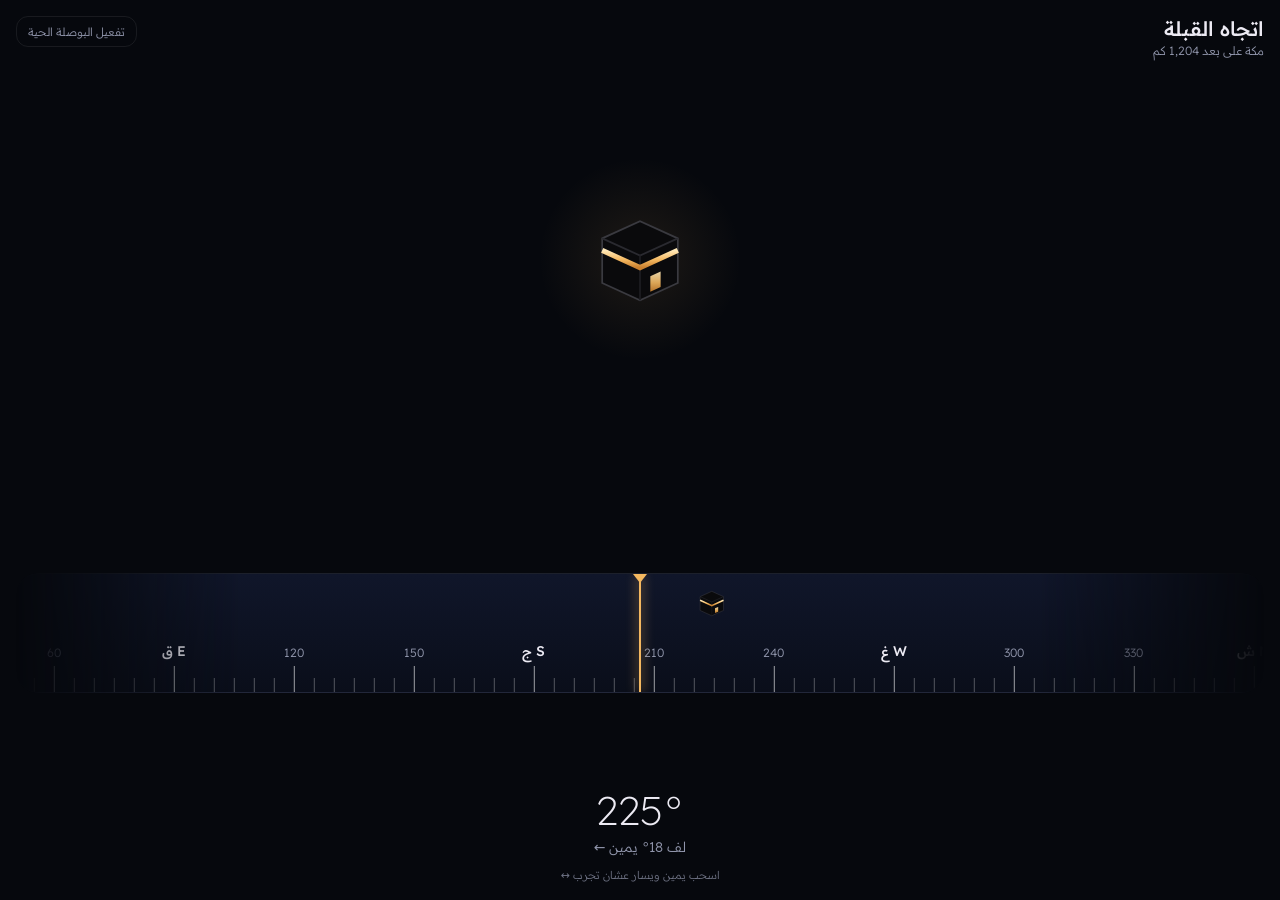
<file: qibla/index.html>
<!doctype html>
<html lang="ar" dir="rtl">
<head>
<meta charset="utf-8">
<meta name="viewport" content="width=device-width, initial-scale=1, viewport-fit=cover">
<title>كشكولي · بوصلة القبلة</title>
<link rel="preconnect" href="https://fonts.googleapis.com"><link rel="preconnect" href="https://fonts.gstatic.com" crossorigin>
<link href="https://fonts.googleapis.com/css2?family=Readex+Pro:wght@200;300;400;500;600&family=Amiri:wght@700&display=swap" rel="stylesheet">
<style>
:root{--bg:#06080D;--glass:rgba(14,17,27,.82);--text:#ECEAF3;--muted:#9095AB;--border:rgba(255,255,255,.075);--accent:#F4B860;--gold2:#FFE3A6;--cyan:#7FD1E8;--good:#7FC99A;
  --ease:cubic-bezier(.22,1,.36,1);--spring:cubic-bezier(.3,1.35,.5,1)}
*{box-sizing:border-box;margin:0;padding:0;-webkit-tap-highlight-color:transparent}
html,body{min-height:100%;background:#0E1018;color:var(--text);font-family:"Readex Pro",system-ui,sans-serif;font-weight:300}
button{font:inherit;color:inherit;background:none;border:0;cursor:pointer}
svg{display:block}
.wrap{display:grid;grid-template-columns:minmax(0,1fr) auto;gap:56px;align-items:center;max-width:1180px;margin:0 auto;padding:30px 40px;min-height:100vh}
header small{font-size:12px;color:var(--muted)}
header h1{font-size:34px;font-weight:500;margin-top:6px}
header p{color:var(--muted);margin-top:10px;line-height:1.8;max-width:470px;font-size:14px}
.pick{display:flex;flex-wrap:wrap;gap:6px;margin-top:22px}
.pick button{flex:0 0 calc(33.333% - 4px);background:rgba(255,255,255,.04);border:1px solid var(--border);border-radius:14px;padding:11px 12px;text-align:right;transition:background .2s,border-color .2s}
.pick button.on{background:rgba(244,184,96,.12);border-color:rgba(244,184,96,.5)}
.pick b{display:block;font-weight:500;font-size:14px}.pick span{font-size:11.5px;color:var(--muted)}
.info{margin-top:20px;min-height:170px}
.info h2{font-size:21px;font-weight:500}.info .tag{font-size:13px;color:var(--accent);margin-top:4px}
.info dl{display:grid;grid-template-columns:62px 1fr;gap:8px 14px;margin-top:14px;font-size:13.5px;line-height:1.75}.info dt{color:var(--muted)}
.nav9{display:flex;align-items:center;justify-content:center;gap:14px;margin-bottom:12px}
.nav9 button{width:44px;height:44px;border-radius:50%;background:rgba(255,255,255,.06);border:1px solid var(--border);display:grid;place-items:center}
.nav9 button:active{transform:scale(.92)}.nav9 svg{width:20px;height:20px}
.nav9 .ct{min-width:150px;text-align:center;font-size:14px}.nav9 .ct b{font-weight:500}.nav9 .ct small{display:block;color:var(--muted);font-size:11.5px}
.dots{display:flex;justify-content:center;gap:5px;margin-top:12px}
.dots i{width:6px;height:6px;border-radius:3px;background:rgba(255,255,255,.18);transition:width .3s var(--ease),background .3s;cursor:pointer}.dots i.on{width:20px;background:var(--accent)}
.phone{width:380px;height:760px;border-radius:52px;background:#000;padding:11px;box-shadow:0 40px 80px -30px rgba(0,0,0,.8),inset 0 0 0 1.5px #2a2a2a}
.scr{position:relative;width:100%;height:100%;border-radius:42px;overflow:hidden;background:var(--bg)}
.isl{position:absolute;top:10px;left:50%;transform:translateX(-50%);width:108px;height:31px;border-radius:20px;background:#000;z-index:50}
@media (max-width:900px){.wrap{grid-template-columns:1fr;gap:14px;padding:18px 16px}.pick{display:none}.phone{width:100%;height:78vh;padding:0;border-radius:26px;background:none;box-shadow:none}.scr{border-radius:26px}.isl{display:none}.stage{order:2}.info{min-height:0}}

/* ===== هيكل مشترك داخل الجوال ===== */
.d{position:absolute;inset:0;display:none;flex-direction:column;align-items:center;padding:62px 18px 22px;touch-action:none;user-select:none;-webkit-user-select:none}
.d.on{display:flex}
.d .ttl{align-self:stretch;display:flex;justify-content:space-between;align-items:flex-start}
.d .ttl b{font-size:20px;font-weight:500}.d .ttl small{display:block;color:var(--muted);font-size:12px;margin-top:2px}
.d .live{font-size:11.5px;padding:7px 11px;border-radius:12px;border:1px solid var(--border);color:var(--muted)}
.d .live.on{color:var(--good);border-color:rgba(127,201,154,.5)}
.d .stg{flex:1;width:100%;display:grid;place-items:center;position:relative}
.d .rd{text-align:center;margin-top:6px}
.d .rd .deg{font-size:40px;font-weight:200;font-variant-numeric:tabular-nums;line-height:1}
.d .rd .msg{font-size:14px;margin-top:8px;color:var(--muted);transition:color .25s;min-height:20px}
.d.ok .rd .msg{color:var(--accent);font-weight:500}
.d .hint{font-size:11px;color:var(--muted);margin-top:10px;opacity:.75}
.kaaba{width:100%;height:100%}

/* ١. شريط الاتجاه */
.tape{position:relative;width:100%;height:120px;overflow:hidden;border-radius:22px;background:linear-gradient(180deg,#10162A,#0A0E1A);border:1px solid var(--border);
  -webkit-mask:linear-gradient(90deg,transparent,#000 18%,#000 82%,transparent);mask:linear-gradient(90deg,transparent,#000 18%,#000 82%,transparent)}
.tape .strip{position:absolute;top:0;bottom:0;left:50%;width:0;direction:ltr}
.tape .tk{position:absolute;bottom:0;width:1px;background:rgba(255,255,255,.3);height:14px}
.tape .tk.m{height:26px;background:rgba(255,255,255,.6)}
.tape .lb{position:absolute;bottom:32px;transform:translateX(-50%);font-size:12px;color:var(--muted);white-space:nowrap}
.tape .lb.c{color:var(--text);font-weight:500;font-size:14px}
.tape .kb{position:absolute;top:12px;width:34px;height:34px;transform:translateX(-50%)}
.tape .ctr{position:absolute;left:50%;top:0;bottom:0;width:2px;margin-left:-1px;background:var(--accent);box-shadow:0 0 12px var(--accent)}
.tape .ctr::before{content:"";position:absolute;top:0;left:-6px;border:7px solid transparent;border-top:9px solid var(--accent)}
.d1 .big{width:220px;height:220px;border-radius:50%;margin-bottom:22px;display:grid;place-items:center;background:radial-gradient(circle,rgba(244,184,96,.10),transparent 65%);transition:background .4s}
.d1.ok .big{background:radial-gradient(circle,rgba(244,184,96,.35),transparent 65%)}
.d1 .big svg{width:110px;height:110px;transition:transform .5s var(--spring)}
.d1.ok .big svg{transform:scale(1.12)}

/* ٢. المحراب */
.mih{position:relative;width:290px;height:400px}
.mih .arch{position:absolute;inset:0}
.mih .glow{position:absolute;inset:0;clip-path:url(#mihClip);background:linear-gradient(to top,rgba(244,184,96,.55),rgba(244,184,96,0) 70%);transform:translateY(100%);transition:transform 1s var(--ease)}
.d2.ok .mih .glow{transform:none}
.mih .pat{position:absolute;left:50%;top:58%;width:230px;height:230px;margin:-115px 0 0 -115px}
.mih .lamp{position:absolute;left:50%;top:58%;width:0;height:0}
.mih .lamp svg{position:absolute;left:-18px;top:-105px;width:36px;height:120px;filter:drop-shadow(0 0 10px rgba(244,184,96,.7))}

/* ٣. النجمة الثمانية */
.st8{width:300px;height:300px}

/* ٤. الطواف */
.orb{width:310px;height:310px}

/* ٥. النحاس */
.brass{position:relative;width:300px;height:300px;border-radius:50%;
  background:conic-gradient(from 20deg,#6B4A1E,#E7C27A,#8A5F25,#F1D59A,#7A5420,#D9AE62,#6B4A1E);padding:14px;box-shadow:0 30px 50px -20px #000,inset 0 2px 3px rgba(255,255,255,.5)}
.brass .face{position:relative;width:100%;height:100%;border-radius:50%;background:radial-gradient(circle at 40% 35%,#F7EBD3,#E2CFA8 60%,#C9B286);box-shadow:inset 0 6px 18px rgba(0,0,0,.45)}
.brass .face svg{position:absolute;inset:0;width:100%;height:100%}
.brass .glass{position:absolute;inset:14px;border-radius:50%;background:linear-gradient(135deg,rgba(255,255,255,.35),transparent 40%,transparent 70%,rgba(255,255,255,.08));pointer-events:none}

/* ٦. الرادار */
.rdr{width:310px;height:310px}

/* ٧. السهم ثلاثي الأبعاد */
.p3{width:320px;height:320px;perspective:700px}
.p3 .plane{position:relative;width:100%;height:100%;transform:rotateX(58deg);transform-style:preserve-3d}
.p3 .disc{position:absolute;inset:0;border-radius:50%;background:radial-gradient(circle,#18203A,#0B0F1C 70%);border:1px solid rgba(244,184,96,.3);box-shadow:0 0 60px rgba(244,184,96,.12)}
.p3 .disc svg{width:100%;height:100%}
.p3 .arrow3{position:absolute;left:50%;top:50%;width:0;height:0;transform-style:preserve-3d}
.p3 .arrow3 .a{position:absolute;left:-26px;top:-120px;width:52px;height:120px;transform-origin:50% 100%;transform:rotateX(-58deg) translateZ(0);filter:drop-shadow(0 18px 8px rgba(0,0,0,.6))}
.p3 .shadow{position:absolute;left:50%;top:50%;width:40px;height:110px;margin:-110px 0 0 -20px;background:radial-gradient(ellipse at 50% 100%,rgba(0,0,0,.6),transparent 70%);transform-origin:50% 100%}

/* ٨. الحلقة الذهبية */
.gr{width:300px;height:300px}
.gr .arc{transition:stroke .3s}
.d8 .rd .msg{visibility:hidden}.d8.ok .rd .msg{visibility:visible}

/* ٩. الضوء */
.beam{position:relative;width:100%;height:440px;overflow:hidden;border-radius:26px;background:radial-gradient(120% 80% at 50% 100%,#0D1222,#05070C)}
.beam .cone{position:absolute;left:50%;bottom:30px;width:0;height:0}
.beam .cone i{position:absolute;left:-160px;bottom:0;width:320px;height:420px;background:conic-gradient(from -14deg at 50% 100%,rgba(255,228,170,0) 0deg,rgba(255,228,170,.32) 14deg,rgba(255,228,170,0) 28deg,transparent 28deg);-webkit-mask:linear-gradient(to top,#000 40%,transparent);mask:linear-gradient(to top,#000 40%,transparent);filter:blur(2px)}
.beam .kb9{position:absolute;width:64px;height:64px;margin:-32px;transition:filter .3s,opacity .3s}
.beam .stars i{position:absolute;width:2px;height:2px;border-radius:50%;background:#fff;opacity:.4}
.beam .me{position:absolute;left:50%;bottom:22px;width:16px;height:16px;margin-left:-8px;border-radius:50%;background:var(--accent);box-shadow:0 0 16px var(--accent)}
@media (prefers-reduced-motion:reduce){*,*::before,*::after{transition-duration:.01ms!important;animation-duration:.01ms!important}}

/* وضع التطبيق: بدون صفحة العرض */
html,body{background:#06080D !important; overflow:hidden; height:100%;}
.wrap{display:block !important; padding:0 !important; min-height:0 !important; max-width:none !important;}
.wrap > div:first-child, .nav9, .dots, .isl{display:none !important;}
.stage{width:100%;}
.phone{width:100% !important; height:100vh !important; padding:0 !important; border-radius:0 !important; background:none !important; box-shadow:none !important;}
.scr{border-radius:0 !important;}
.d{padding:16px 16px 18px !important;}
</style>
<link rel="stylesheet" href="qibla-more.css">
</head>
<body>
<div class="wrap">
  <div>
    <header><small>كشكولي · قسم الصلاة</small><h1>14 تصميم لبوصلة القبلة</h1>
      <p>كلها تشتغل: <b>اسحب يمين ويسار</b> داخل الجوال كأنك تلف بجوالك، ولما توصل لاتجاه القبلة يتغير الشكل ويهتز الجوال. على الجوال الحقيقي تقدر تفعّل البوصلة الحية.</p></header>
    <div class="pick" id="pick"></div>
    <div class="info" id="info"></div>
  </div>
  <div class="stage">
    <div class="nav9"><button id="pv" aria-label="السابق"><svg viewBox="0 0 24 24" fill="none" stroke="currentColor" stroke-width="2" stroke-linecap="round"><path d="M9 6l6 6-6 6"/></svg></button><div class="ct" id="ct"></div><button id="nx" aria-label="التالي"><svg viewBox="0 0 24 24" fill="none" stroke="currentColor" stroke-width="2" stroke-linecap="round"><path d="M15 6l-6 6 6 6"/></svg></button></div>
    <div class="phone"><div class="scr" id="scr"><span class="isl"></span></div></div>
    <div class="dots" id="dots"></div>
  </div>
</div>
<svg width="0" height="0" style="position:absolute"><defs>
  <clipPath id="mihClip" clipPathUnits="objectBoundingBox"><path d="M.08 1 V.42 C.08 .2 .3 .06 .5 0 C.7 .06 .92 .2 .92 .42 V1 Z"/></clipPath>
  <linearGradient id="gGold" x1="0" y1="0" x2="0" y2="1"><stop offset="0" stop-color="#FFE9B8"/><stop offset=".55" stop-color="#F4B860"/><stop offset="1" stop-color="#C9802F"/></linearGradient>
  <symbol id="kaaba" viewBox="0 0 64 64"><path d="M10 20 L32 10 L54 20 V46 L32 56 L10 46 Z" fill="#0A0A0C" stroke="#3A3A40" stroke-width="1"/><path d="M10 20 L32 30 L54 20" fill="none" stroke="#2A2A30"/><path d="M32 30 V56" stroke="#1E1E22"/>
    <path d="M10 27 L32 37 L54 27" fill="none" stroke="url(#gGold)" stroke-width="3"/><path d="M38 42 v9 l6 -2.7 v-9z" fill="url(#gGold)" opacity=".9"/></symbol>
</defs></svg>

<script>
/* ===== الحسابات ===== */
const LOC = (() => { try{ const s = JSON.parse(localStorage.getItem('rihala_loc') || 'null'); if(s && s.lat) return s; }catch(e){} return {lat:29.3759, lng:47.9774}; })(), MECCA = {lat:21.4225, lng:39.8262};
const R = Math.PI / 180;
const Q = (() => { const f1 = LOC.lat * R, f2 = MECCA.lat * R, dl = (MECCA.lng - LOC.lng) * R; return (Math.atan2(Math.sin(dl), Math.cos(f1) * Math.tan(f2) - Math.sin(f1) * Math.cos(dl)) / R + 360) % 360; })();
const DIST = (() => { const a = Math.sin((MECCA.lat - LOC.lat) * R / 2) ** 2 + Math.cos(LOC.lat * R) * Math.cos(MECCA.lat * R) * Math.sin((MECCA.lng - LOC.lng) * R / 2) ** 2; return Math.round(6371 * 2 * Math.atan2(Math.sqrt(a), Math.sqrt(1 - a))); })();
const RM = matchMedia('(prefers-reduced-motion: reduce)').matches;
const norm = a => ((a % 360) + 360) % 360;
const diffOf = h => ((Q - h + 540) % 360) - 180;          // + = لف يمين
const KB = (cls, st) => '<svg class="' + (cls || '') + '" ' + (st || '') + ' viewBox="0 0 64 64"><use href="#kaaba"/></svg>';
const msgOf = d => Math.abs(d) < 3 ? 'متجه للقبلة ✓' : 'لف ' + Math.round(Math.abs(d)) + '° ' + (d > 0 ? 'يمين ←' : '→ يسار');
const DIRS = [['ش','N',0],['ق','E',90],['ج','S',180],['غ','W',270]];

/* ===== التصاميم ===== */
const D = [];
function add(def){ D.push(def); }

/* ١ شريط الاتجاه */
add({n:'شريط الاتجاه', s:'مثل طيارات الكابتن', tag:'الأبسط والأوضح', idea:'بدل الدائرة، شريط درجات يتحرك قدامك مثل شاشة الطيارة، والكعبة مرسومة على مكانها بالشريط. فوقه كعبة كبيرة تضوي لما توصل.', ux:'تعرف فوراً كم باقي ووين تلف، بدون ما تفكر بالدائرة والزوايا.', motion:'الشريط ينزلق بنعومة مع حركتك، والكعبة تكبر ويطلع حولها توهج لما تتطابق.',
  html:'<div class="big">' + KB() + '</div><div class="tape"><div class="strip"></div><div class="ctr"></div></div>',
  init(el){ const st = el.querySelector('.strip'); let h = ''; for(let a = -720; a <= 720; a += 5){ const d = norm(a), m = d % 30 === 0, lb = DIRS.find(x => x[2] === d);
      h += '<i class="tk' + (m ? ' m' : '') + '" style="left:' + (a * 4) + 'px"></i>' + (m ? '<span class="lb' + (lb ? ' c' : '') + '" style="left:' + (a * 4) + 'px">' + (lb ? lb[0] + ' ' + lb[1] : d) + '</span>' : ''); }
    for(let k = -2; k <= 2; k++) h += '<span class="kb" style="left:' + ((Q + k * 360) * 4) + 'px">' + KB() + '</span>'; st.innerHTML = h; },
  draw(el, h){ el.querySelector('.strip').style.transform = 'translateX(' + (-h * 4) + 'px)'; }});

/* ٢ المحراب */
add({n:'المحراب', s:'إطار محراب ومصباح', tag:'الأجمل روحانياً', idea:'البوصلة داخل شكل محراب، وفيها نقش هندسي إسلامي يلف معك، والمؤشر مصباح ذهبي معلّق.', ux:'شكل مألوف ومريح للعين، والمصباح دايماً يأشر للقبلة.', motion:'لما تتطابق، المحراب يتعبى نور ذهبي من تحت لفوق مثل شروق هادي.',
  html:'<div class="mih"><svg class="arch" viewBox="0 0 290 400"><path d="M23 400 V168 C23 80 87 24 145 0 C203 24 267 80 267 168 V400" fill="rgba(255,255,255,.02)" stroke="rgba(244,184,96,.55)" stroke-width="1.5"/><path d="M41 400 V172 C41 96 97 48 145 26 C193 48 249 96 249 172 V400" fill="none" stroke="rgba(244,184,96,.2)"/></svg><div class="glow"></div><svg class="pat" viewBox="0 0 230 230"></svg><div class="lamp"><svg viewBox="0 0 36 120"><path d="M18 0 V40" stroke="rgba(244,184,96,.6)"/><path d="M8 44 h20 l-3 26 q-7 8 -14 0 z" fill="url(#gGold)"/><path d="M12 72 h12 l-6 10z" fill="#C9802F"/><circle cx="18" cy="58" r="4" fill="#FFF6DD"/></svg></div></div>',
  init(el){ let p = '<g class="rot"><circle cx="115" cy="115" r="112" fill="none" stroke="rgba(244,184,96,.25)"/>';
    for(let i = 0; i < 8; i++) p += '<rect x="65" y="65" width="100" height="100" fill="none" stroke="rgba(244,184,96,.16)" transform="rotate(' + (i * 11.25) + ' 115 115)"/>';
    for(let a = 0; a < 360; a += 10) p += '<line x1="115" y1="5" x2="115" y2="' + (a % 90 ? 11 : 18) + '" stroke="rgba(236,234,243,' + (a % 90 ? .3 : .8) + ')" transform="rotate(' + a + ' 115 115)"/>';
    DIRS.forEach(([ar, en, a]) => p += '<text x="115" y="34" text-anchor="middle" font-size="13" fill="' + (a ? '#ECEAF3' : '#F4B860') + '" font-family="Readex Pro" transform="rotate(' + a + ' 115 115)">' + ar + ' ' + en + '</text>');
    p += '<g transform="rotate(' + Q + ' 115 115)"><use href="#kaaba" x="99" y="40" width="32" height="32"/></g></g>'; el.querySelector('.pat').innerHTML = p; },
  draw(el, h){ el.querySelector('.pat .rot').setAttribute('transform', 'rotate(' + (-h) + ' 115 115)'); el.querySelector('.lamp svg').style.transform = 'rotate(' + diffOf(h) * 0 + 'deg)'; }});

/* ٣ النجمة الثمانية */
add({n:'النجمة الثمانية', s:'نجمة إسلامية بدل الإبرة', tag:'الأكثر هوية', idea:'وجه البوصلة نجمة ثمانية (ربع الحزب) بخطوط ذهبية رفيعة، والكعبة على حلقة الدرجات. فوق علامة ثابتة تطابق عليها الكعبة.', ux:'ما فيه إبرة تلخبطك: بس خل الكعبة توصل للعلامة الذهبية فوق.', motion:'النجمة تلف كقطعة وحدة بثقل، ولما تتطابق ترتسم خطوطها بالذهبي.',
  html:'<svg class="st8" viewBox="0 0 300 300"></svg>',
  init(el){ const c = 150; let s = '<path d="M' + c + ' 6 l-8 -12 h16z" transform="translate(0,12)" fill="#F4B860"/><g class="rot"><circle cx="150" cy="150" r="138" fill="#0C1020" stroke="rgba(255,255,255,.1)"/>';
    for(let a = 0; a < 360; a += 5) s += '<line x1="150" y1="16" x2="150" y2="' + (a % 30 ? 22 : 28) + '" stroke="rgba(236,234,243,' + (a % 30 ? .25 : .7) + ')" transform="rotate(' + a + ' 150 150)"/>';
    for(let a = 30; a < 360; a += 30) if(a % 90) s += '<text x="150" y="44" text-anchor="middle" font-size="10" fill="rgba(236,234,243,.45)" font-family="Readex Pro" transform="rotate(' + a + ' 150 150)">' + a + '</text>';
    DIRS.forEach(([ar, en, a]) => s += '<text x="150" y="46" text-anchor="middle" font-size="12.5" font-weight="500" fill="' + (a ? '#ECEAF3' : '#F4B860') + '" font-family="Readex Pro" transform="rotate(' + a + ' 150 150)">' + ar + ' ' + en + '</text>');
    s += '<g class="star"><rect x="85" y="85" width="130" height="130" fill="none" stroke="rgba(244,184,96,.5)" stroke-width="1.4"/><rect x="85" y="85" width="130" height="130" fill="none" stroke="rgba(244,184,96,.5)" stroke-width="1.4" transform="rotate(45 150 150)"/><circle cx="150" cy="150" r="46" fill="none" stroke="rgba(244,184,96,.35)"/><circle cx="150" cy="150" r="5" fill="#F4B860"/></g>';
    s += '<g transform="rotate(' + Q + ' 150 150)"><line x1="150" y1="104" x2="150" y2="70" stroke="#F4B860" stroke-width="1.5" stroke-dasharray="3 3"/><use href="#kaaba" x="133" y="52" width="34" height="34"/></g></g>';
    el.querySelector('.st8').innerHTML = s; },
  draw(el, h, ok){ el.querySelector('.st8 .rot').setAttribute('transform', 'rotate(' + (-h) + ' 150 150)'); el.querySelectorAll('.star rect').forEach(r => r.setAttribute('stroke', ok ? '#FFE3A6' : 'rgba(244,184,96,.5)')); }});

/* ٤ الطواف */
add({n:'الطواف', s:'الكعبة بالنص وأنت تدور', tag:'الأكثر إبداعاً', idea:'الكعبة بالنص، وحولها حلقات تدور بهدوء عكس عقارب الساعة مثل الطواف. أنت نقطة ذهبية، وشعاع يطلع منك باتجاه جوالك.', ux:'بدل ما تفكر بالدرجات، تشوف نفسك بالنسبة للكعبة. لما يوصل الشعاع للكعبة، أنت متجه صح.', motion:'حلقات الطواف تدور ببطء دايماً، والشعاع يتوهج ويتصل بالكعبة لما تتطابق.',
  html:'<svg class="orb" viewBox="0 0 310 310"><g class="rings"><circle cx="155" cy="155" r="70" fill="none" stroke="rgba(244,184,96,.22)" stroke-dasharray="2 7"/><circle cx="155" cy="155" r="98" fill="none" stroke="rgba(244,184,96,.14)" stroke-dasharray="1 9"/><circle cx="155" cy="155" r="126" fill="none" stroke="rgba(244,184,96,.08)" stroke-dasharray="1 11"/></g><use href="#kaaba" x="125" y="125" width="60" height="60"/><g class="me"><line class="ray" x1="155" y1="290" x2="155" y2="190" stroke="#F4B860" stroke-width="2" stroke-linecap="round" stroke-dasharray="4 6"/><circle cx="155" cy="290" r="9" fill="#F4B860"/></g></svg>',
  init(el){ const g = el.querySelector('.rings'); if(!RM) g.animate([{transform:'rotate(0deg)'},{transform:'rotate(-360deg)'}], {duration:40000, iterations:Infinity}); g.style.transformOrigin = '155px 155px'; },
  draw(el, h, ok){ const d = diffOf(h); el.querySelector('.me').setAttribute('transform', 'rotate(' + d + ' 155 155)'); const ray = el.querySelector('.ray');
    ray.setAttribute('stroke-dasharray', ok ? '0' : '4 6'); ray.setAttribute('y2', ok ? 186 : 200); ray.style.filter = ok ? 'drop-shadow(0 0 6px #F4B860)' : 'none'; }});

/* ٥ النحاس */
add({n:'البوصلة النحاسية', s:'آلة كلاسيكية فخمة', tag:'الأفخم', idea:'بوصلة نحاس حقيقية: إطار معدني لامع، ووجه ورقي قديم بنقوش محفورة، وإبرة ذهبية وحمرا، وزجاج يعكس الضو.', ux:'شكل يعرفه الكل من أول نظرة، والإبرة الذهبية تأشر للقبلة على طول.', motion:'الإبرة تتمايل وترتد بثقل مثل إبرة حقيقية بالزيت.',
  html:'<div class="brass"><div class="face"><svg viewBox="0 0 272 272"></svg></div><div class="glass"></div></div>',
  init(el){ const c = 136; let s = '<g class="rot">';
    for(let a = 0; a < 360; a += 2) s += '<line x1="136" y1="8" x2="136" y2="' + (a % 10 ? 13 : a % 30 ? 17 : 22) + '" stroke="#5A3D17" stroke-width="' + (a % 30 ? .7 : 1.4) + '" transform="rotate(' + a + ' 136 136)"/>';
    for(let a = 30; a < 360; a += 30) if(a % 90) s += '<text x="136" y="36" text-anchor="middle" font-size="10" fill="#6E4C1E" font-family="Readex Pro" transform="rotate(' + a + ' 136 136)">' + a + '</text>';
    DIRS.forEach(([ar, en, a]) => s += '<text x="136" y="44" text-anchor="middle" font-size="18" font-family="Amiri" fill="' + (a ? '#3A2A12' : '#9C2B1E') + '" transform="rotate(' + a + ' 136 136)">' + ar + '</text>');
    s += '<path d="M136 56 L148 136 L136 216 L124 136Z" fill="none" stroke="#B8955A" stroke-width=".8"/><path d="M56 136 L136 124 L216 136 L136 148Z" fill="none" stroke="#B8955A" stroke-width=".8"/>';
    s += '<g transform="rotate(' + Q + ' 136 136)"><use href="#kaaba" x="122" y="48" width="28" height="28"/></g></g>';
    s += '<g class="ndl"><path d="M136 60 L143 136 L129 136Z" fill="url(#gGold)" stroke="#7A5420" stroke-width=".6"/><path d="M129 136 L143 136 L136 206Z" fill="#9C2B1E"/><circle cx="136" cy="136" r="9" fill="#7A5420"/><circle cx="136" cy="136" r="4" fill="#F1D59A"/></g>';
    el.querySelector('.face svg').innerHTML = s; },
  draw(el, h){ el.querySelector('.face .rot').setAttribute('transform', 'rotate(' + (-h) + ' 136 136)'); el.querySelector('.face .ndl').setAttribute('transform', 'rotate(' + diffOf(h) + ' 136 136)'); }});

/* ٦ الرادار */
add({n:'الرادار', s:'مسح ومسافة لمكة', tag:'الأكثر تقنية', idea:'شاشة رادار: حلقات مسافات (٥٠٠ و١٠٠٠ و١٥٠٠ كم) ومكة نقطة على مسافتها الحقيقية. خط المسح يدور، وخط اتجاهك ثابت فوق.', ux:'تشوف الاتجاه والمسافة الحقيقية لمكة بنفس الشاشة.', motion:'خط المسح يلف دايماً، ولما يعدي على مكة تومض النقطة. لما تتطابق تصير الشاشة ذهبية.',
  html:'<svg class="rdr" viewBox="0 0 310 310"></svg>',
  init(el){ let s = '<defs><radialGradient id="rg"><stop offset="0" stop-color="#0E2A26"/><stop offset="1" stop-color="#06100F"/></radialGradient><linearGradient id="sw" x1="0" y1="0" x2="1" y2="0"><stop offset="0" stop-color="rgba(127,209,232,0)"/><stop offset="1" stop-color="rgba(127,209,232,.45)"/></linearGradient></defs>';
    s += '<circle cx="155" cy="155" r="145" fill="url(#rg)" stroke="rgba(127,209,232,.35)"/><g class="rot">';
    [500, 1000, 1500].forEach(k => { const r = k / 1600 * 140; s += '<circle cx="155" cy="155" r="' + r + '" fill="none" stroke="rgba(127,209,232,.2)"/><text x="' + (155 + 4) + '" y="' + (155 - r + 12) + '" font-size="8.5" fill="rgba(127,209,232,.6)" font-family="Readex Pro">' + k + ' كم</text>'; });
    s += '<line x1="155" y1="12" x2="155" y2="298" stroke="rgba(127,209,232,.12)"/><line x1="12" y1="155" x2="298" y2="155" stroke="rgba(127,209,232,.12)"/>';
    DIRS.forEach(([ar, en, a]) => s += '<text x="155" y="28" text-anchor="middle" font-size="11" fill="' + (a ? 'rgba(127,209,232,.8)' : '#F4B860') + '" font-family="Readex Pro" transform="rotate(' + a + ' 155 155)">' + ar + ' ' + en + '</text>');
    const r = DIST / 1600 * 140; s += '<g transform="rotate(' + Q + ' 155 155)"><circle class="blip" cx="155" cy="' + (155 - r) + '" r="6" fill="#F4B860"/><use href="#kaaba" x="140" y="' + (155 - r - 36) + '" width="30" height="30"/></g></g>';
    s += '<g class="sweep"><path d="M155 155 L155 10 A145 145 0 0 1 238 36 Z" fill="url(#sw)" opacity=".7"/></g><line x1="155" y1="155" x2="155" y2="10" stroke="#F4B860" stroke-width="1.5"/><circle cx="155" cy="155" r="4" fill="#F4B860"/>';
    el.querySelector('.rdr').innerHTML = s; const sw = el.querySelector('.sweep'); sw.style.transformOrigin = '155px 155px';
    if(!RM) sw.animate([{transform:'rotate(0deg)'},{transform:'rotate(360deg)'}], {duration:3600, iterations:Infinity}); },
  draw(el, h, ok){ el.querySelector('.rdr .rot').setAttribute('transform', 'rotate(' + (-h) + ' 155 155)'); el.querySelector('.rdr circle').setAttribute('stroke', ok ? '#F4B860' : 'rgba(127,209,232,.35)'); }});

/* ٧ السهم ثلاثي الأبعاد */
add({n:'السهم المجسّم', s:'سهم ثلاثي الأبعاد على أرضية', tag:'الأحدث شكلاً', idea:'البوصلة أرضية مائلة كأنها على الطاولة، وفوقها سهم ذهبي واقف مجسّم بظله، يأشر للقبلة.', ux:'العمق يخلي الاتجاه واضح جداً، كأنك تشوف سهم حقيقي قدامك.', motion:'السهم يلف على الأرضية بظله، ويطلع لفوق شوي ويلمع لما تتطابق.',
  html:'<div class="p3"><div class="plane"><div class="disc"><svg viewBox="0 0 320 320"></svg></div><div class="shadow"></div><div class="arrow3"><svg class="a" viewBox="0 0 52 120"><path d="M26 0 L52 46 H36 V120 H16 V46 H0 Z" fill="url(#gGold)"/><path d="M26 0 L52 46 H36 V120 H26 Z" fill="#000" opacity=".18"/></svg></div></div></div>',
  init(el){ let s = '<g class="rot">'; for(let a = 0; a < 360; a += 10) s += '<line x1="160" y1="14" x2="160" y2="' + (a % 90 ? 22 : 32) + '" stroke="rgba(236,234,243,' + (a % 90 ? .3 : .8) + ')" stroke-width="' + (a % 90 ? 1 : 2) + '" transform="rotate(' + a + ' 160 160)"/>';
    DIRS.forEach(([ar, en, a]) => s += '<text x="160" y="56" text-anchor="middle" font-size="18" font-weight="500" fill="' + (a ? '#ECEAF3' : '#F4B860') + '" font-family="Readex Pro" transform="rotate(' + a + ' 160 160)">' + ar + '</text>');
    s += '<circle cx="160" cy="160" r="100" fill="none" stroke="rgba(244,184,96,.15)"/><g transform="rotate(' + Q + ' 160 160)"><use href="#kaaba" x="140" y="64" width="40" height="40"/></g></g>'; el.querySelector('.disc svg').innerHTML = s; },
  draw(el, h, ok){ el.querySelector('.disc .rot').setAttribute('transform', 'rotate(' + (-h) + ' 160 160)'); const d = diffOf(h);
    el.querySelector('.arrow3').style.transform = 'rotateZ(' + d + 'deg)'; el.querySelector('.shadow').style.transform = 'rotate(' + d + 'deg) skewX(-10deg)';
    el.querySelector('.arrow3 .a').style.transform = 'rotateX(-58deg) translateZ(' + (ok ? 16 : 0) + 'px)'; el.querySelector('.arrow3 .a').style.transition = 'transform .4s cubic-bezier(.3,1.35,.5,1)'; }});

/* ٨ الحلقة الذهبية */
add({n:'الحلقة الذهبية', s:'قوس يتعبى لين توصل', tag:'الأسهل للكبار', idea:'ما فيه إبرة أبد. حلقة فيها قوس ذهبي يبين كم باقي تلف، ورقم كبير بالنص: «لف 37° يمين». لما توصل، تكتمل الحلقة وتطلع الكعبة.', ux:'أوضح تصميم للي ما يحب البوصلات: يقولك بالضبط كم تلف ولوين.', motion:'القوس يقصر وأنت تقرب، ولما توصل الحلقة تكتمل دائرة ذهبية والكعبة تطلع بنابض.',
  html:'<svg class="gr" viewBox="0 0 300 300"><circle cx="150" cy="150" r="124" fill="none" stroke="rgba(255,255,255,.07)" stroke-width="14"/><path class="arc" fill="none" stroke="url(#gGold)" stroke-width="14" stroke-linecap="round"/><circle class="full" cx="150" cy="150" r="124" fill="none" stroke="#F4B860" stroke-width="14" opacity="0"/><g class="kb8" opacity="0"><use href="#kaaba" x="110" y="96" width="80" height="80"/></g><text class="big" x="150" y="150" text-anchor="middle" font-size="52" font-weight="200" fill="#ECEAF3" font-family="Readex Pro"></text><text class="sm" x="150" y="186" text-anchor="middle" font-size="15" fill="#9095AB" font-family="Readex Pro"></text></svg>',
  init(){},
  draw(el, h, ok){ const d = diffOf(h), a = Math.abs(d), sv = el.querySelector('.gr');
    const ang = (d > 0 ? 1 : -1) * Math.min(a, 179.9), r = 124, x = 150 + r * Math.sin(ang * R), y = 150 - r * Math.cos(ang * R);
    sv.querySelector('.arc').setAttribute('d', 'M150 26 A124 124 0 ' + (a > 180 ? 1 : 0) + ' ' + (d > 0 ? 1 : 0) + ' ' + x.toFixed(1) + ' ' + y.toFixed(1)); sv.querySelector('.arc').style.opacity = ok ? 0 : 1;
    sv.querySelector('.full').setAttribute('opacity', ok ? 1 : 0); sv.querySelector('.kb8').setAttribute('opacity', ok ? 1 : 0);
    sv.querySelector('.big').textContent = ok ? '' : Math.round(a) + '°'; sv.querySelector('.sm').textContent = ok ? '' : (d > 0 ? 'لف يمين ←' : '→ لف يسار'); }});

/* ٩ الضوء */
add({n:'شعاع النور', s:'ضو يطلع من جوالك', tag:'الأكثر جو', idea:'شاشة ليلية، ومن جوالك يطلع شعاع نور باتجاهك. الكعبة بعيدة بالظلام على اتجاهها الحقيقي، ولما يوصل الضو لها تنور.', ux:'إحساس بسيط وجميل: «نوّر على الكعبة» بدل حسابات الدرجات.', motion:'الشعاع يلف معك بنعومة، والكعبة تبدأ خافتة وتنور تدريجياً كل ما قربت.',
  html:'<div class="beam"><div class="stars"></div><svg class="kb9" viewBox="0 0 64 64"><use href="#kaaba"/></svg><div class="cone"><i></i></div><span class="me"></span></div>',
  init(el){ let s = ''; for(let i = 0; i < 60; i++) s += '<i style="left:' + (Math.random() * 100) + '%;top:' + (Math.random() * 80) + '%;opacity:' + (.15 + Math.random() * .5) + '"></i>'; el.querySelector('.stars').innerHTML = s; },
  draw(el, h, ok){ const d = diffOf(h), bm = el.querySelector('.beam'), W = bm.clientWidth, H = bm.clientHeight, k = el.querySelector('.kb9');
    const ang = Math.max(-75, Math.min(75, d)), x = W / 2 + Math.sin(ang * R) * (H - 90), y = H - 30 - Math.cos(ang * R) * (H - 90);
    k.style.left = x + 'px'; k.style.top = y + 'px'; const a = Math.abs(d), lit = Math.max(0, 1 - a / 25);
    k.style.opacity = .25 + lit * .75; k.style.filter = 'drop-shadow(0 0 ' + (lit * 26) + 'px rgba(255,214,140,' + lit + '))';
    el.querySelector('.cone').style.transform = 'rotate(0deg)'; }});

</script>
<script src="qibla-more.js"></script>
<script>
/* ===== بناء + تفاعل ===== */
const scr = document.getElementById('scr');
D.forEach((d, i) => {
  scr.insertAdjacentHTML('beforeend', '<section class="d d' + (i + 1) + '" id="q' + i + '"><div class="ttl"><div><b>اتجاه القبلة</b><small>مكة على بعد ' + DIST.toLocaleString('en') + ' كم</small></div><button class="live">تفعيل البوصلة الحية</button></div><div class="stg">' + d.html + '</div><div class="rd"><div class="deg"></div><div class="msg"></div></div><div class="hint">اسحب يمين ويسار عشان تجرب ↔</div></section>');
  d.el = document.getElementById('q' + i); d.init(d.el);
});
// اتجاه الجوال (محاكاة بالسحب أو البوصلة الحقيقية) مع نابض
let target = norm(Q - 70), cur = target, vel = 0, raf = 0, wasOk = false, active = 0;
function loop(){
  let d = ((target - cur + 540) % 360) - 180; const a = d * 140 - vel * 16; vel += a * .016; cur = norm(cur + vel * .016);
  if(Math.abs(d) < .05 && Math.abs(vel) < .05){ cur = target; vel = 0; }
  render(); raf = (Math.abs(d) > .05 || Math.abs(vel) > .05) ? requestAnimationFrame(loop) : 0;
}
function setH(h, instant){ target = norm(h); if(instant || RM){ cur = target; vel = 0; render(); return; } if(!raf) raf = requestAnimationFrame(loop); }
function render(){
  const d = D[active], dd = diffOf(cur), ok = Math.abs(dd) < 3;
  d.draw(d.el, cur, ok); d.el.classList.toggle('ok', ok);
  d.el.querySelector('.deg').textContent = Math.round(Q) + '°';
  d.el.querySelector('.msg').textContent = msgOf(dd);
  if(ok && !wasOk && navigator.vibrate) navigator.vibrate(20); wasOk = ok;
}
let drag = null;
scr.addEventListener('pointerdown', e => { if(e.target.closest('button')) return; drag = {x:e.clientX, h:target}; scr.setPointerCapture(e.pointerId); });
scr.addEventListener('pointermove', e => { if(!drag) return; setH(drag.h - (e.clientX - drag.x) * .45); });
scr.addEventListener('pointerup', () => drag = null);
let liveOn = false;
function startLive(){
  const h = e => { const v = e.webkitCompassHeading != null ? e.webkitCompassHeading : (e.alpha != null ? 360 - e.alpha : null); if(v != null) setH(v); };
  const go = () => { liveOn = true; addEventListener('deviceorientationabsolute', h); addEventListener('deviceorientation', h); document.querySelectorAll('.live').forEach(b => { b.classList.add('on'); b.textContent = 'البوصلة الحية شغالة'; }); };
  if(typeof DeviceOrientationEvent !== 'undefined' && DeviceOrientationEvent.requestPermission) DeviceOrientationEvent.requestPermission().then(s => s === 'granted' && go()).catch(() => {}); else go();
}
document.querySelectorAll('.live').forEach(b => b.onclick = startLive);

/* ===== صفحة العرض ===== */
const pick = document.getElementById('pick'), info = document.getElementById('info'), N = D.length;
pick.innerHTML = D.map((d, i) => '<button data-i="' + i + '"><b>' + (i + 1) + ' · ' + d.n + '</b><span>' + d.s + '</span></button>').join('');
document.getElementById('dots').innerHTML = D.map((d, i) => '<i data-i="' + i + '" title="' + d.n + '"></i>').join('');
function sel(i){
  i = (i + N) % N; active = i;
  [...pick.children].forEach((b, j) => b.classList.toggle('on', i === j));
  document.querySelectorAll('#dots i').forEach((b, j) => b.classList.toggle('on', i === j));
  D.forEach((d, j) => d.el.classList.toggle('on', i === j));
  const d = D[i];
  document.getElementById('ct').innerHTML = '<b>' + (i + 1) + ' · ' + d.n + '</b><small>' + (i + 1) + ' من ' + N + '</small>';
  info.innerHTML = '<h2>' + d.n + '</h2><div class="tag">' + d.tag + '</div><dl><dt>الفكرة</dt><dd>' + d.idea + '</dd><dt>التجربة</dt><dd>' + d.ux + '</dd><dt>الموشن</dt><dd>' + d.motion + '</dd></dl>';
  wasOk = false;
  if(!liveOn){ setH(Q - 70, true); setTimeout(() => setH(Q - 18), 350); } else render();
  
}
pick.onclick = e => { const b = e.target.closest('button'); if(b) sel(+b.dataset.i); };
document.getElementById('dots').onclick = e => { const b = e.target.closest('i'); if(b) sel(+b.dataset.i); };
document.getElementById('nx').onclick = () => sel(active + 1);
document.getElementById('pv').onclick = () => sel(active - 1);
addEventListener('keydown', e => { if(e.key === 'ArrowLeft') sel(active + 1); if(e.key === 'ArrowRight') sel(active - 1); });
const _fromHash = () => sel(Math.max(0, Math.min(N - 1, (parseInt(location.hash.slice(1)) || 1) - 1))); _fromHash(); addEventListener('hashchange', _fromHash);
</script>
</body>
</html>
</file>
<file: qibla/qibla-more.css>
.mapq{width:320px;height:320px}
.cres{width:300px;height:300px}
.bub{width:320px;height:260px}
.bub-k{width:84px;height:84px;margin-top:-6px;opacity:.25;transform:scale(.9);transition:opacity .4s,transform .5s var(--spring),filter .4s}
.bub-k.on{opacity:1;transform:scale(1.05);filter:drop-shadow(0 0 16px rgba(255,214,140,.7))}
.stg:has(.bub){display:flex;flex-direction:column;align-items:center;justify-content:center}
.rug-w{position:relative;display:grid;place-items:center;width:300px;height:360px}
.rug{width:150px;height:250px;transition:transform .2s linear;filter:drop-shadow(0 18px 18px rgba(0,0,0,.6));transform-origin:50% 55%}
.rug-k{position:absolute;top:-6px;width:54px;height:54px;opacity:0;transform:translateY(10px);transition:opacity .4s,transform .5s var(--spring)}
.rug-w.on .rug-k{opacity:1;transform:none;filter:drop-shadow(0 0 14px rgba(255,214,140,.7))}
.rug-w.on .rug{filter:drop-shadow(0 0 24px rgba(244,184,96,.45)) drop-shadow(0 18px 18px rgba(0,0,0,.6))}
.ty{position:relative;width:100%;height:420px;border-radius:28px;overflow:hidden;background:#0B0E18;display:flex;flex-direction:column;align-items:center;justify-content:center;border:1px solid var(--border)}
.ty-bg{position:absolute;inset:0;background:radial-gradient(120% 90% at 50% 40%,#F4B860,#B36A22 60%,#3A2410);opacity:0;transition:opacity .3s}
.ty-n{position:relative;font-size:120px;font-weight:200;line-height:1;font-variant-numeric:tabular-nums;letter-spacing:-4px}
.ty.ok .ty-n{color:#1a1205;font-weight:400}
.ty-t{position:relative;font-size:20px;margin-top:8px;font-weight:500}
.ty.ok .ty-t{color:#1a1205}
.ty-ch{position:relative;display:flex;gap:6px;height:28px;margin-top:14px;direction:ltr}
.ty-ch i{width:16px;height:16px;border-top:3px solid var(--accent);border-right:3px solid var(--accent);transform:rotate(45deg);opacity:.2;animation:tyCh 1.2s infinite}
.ty-ch.l{transform:scaleX(-1)}.ty-ch.hide{opacity:0}
.ty-ch i:nth-child(2){animation-delay:.15s}.ty-ch i:nth-child(3){animation-delay:.3s}
@keyframes tyCh{0%,100%{opacity:.15}40%{opacity:1}}
.ty-bar{position:absolute;left:24px;right:24px;bottom:24px;height:4px;border-radius:2px;background:rgba(255,255,255,.1);overflow:hidden}
.ty-bar i{display:block;height:100%;background:var(--accent);transform-origin:right;transform:scaleX(0)}
.ty.ok .ty-bar i{background:#1a1205}
.d14 .rd .msg,.d14 .rd .deg{visibility:hidden}
@media (prefers-reduced-motion:reduce){.ty-ch i{animation:none;opacity:.7}}
</file>
